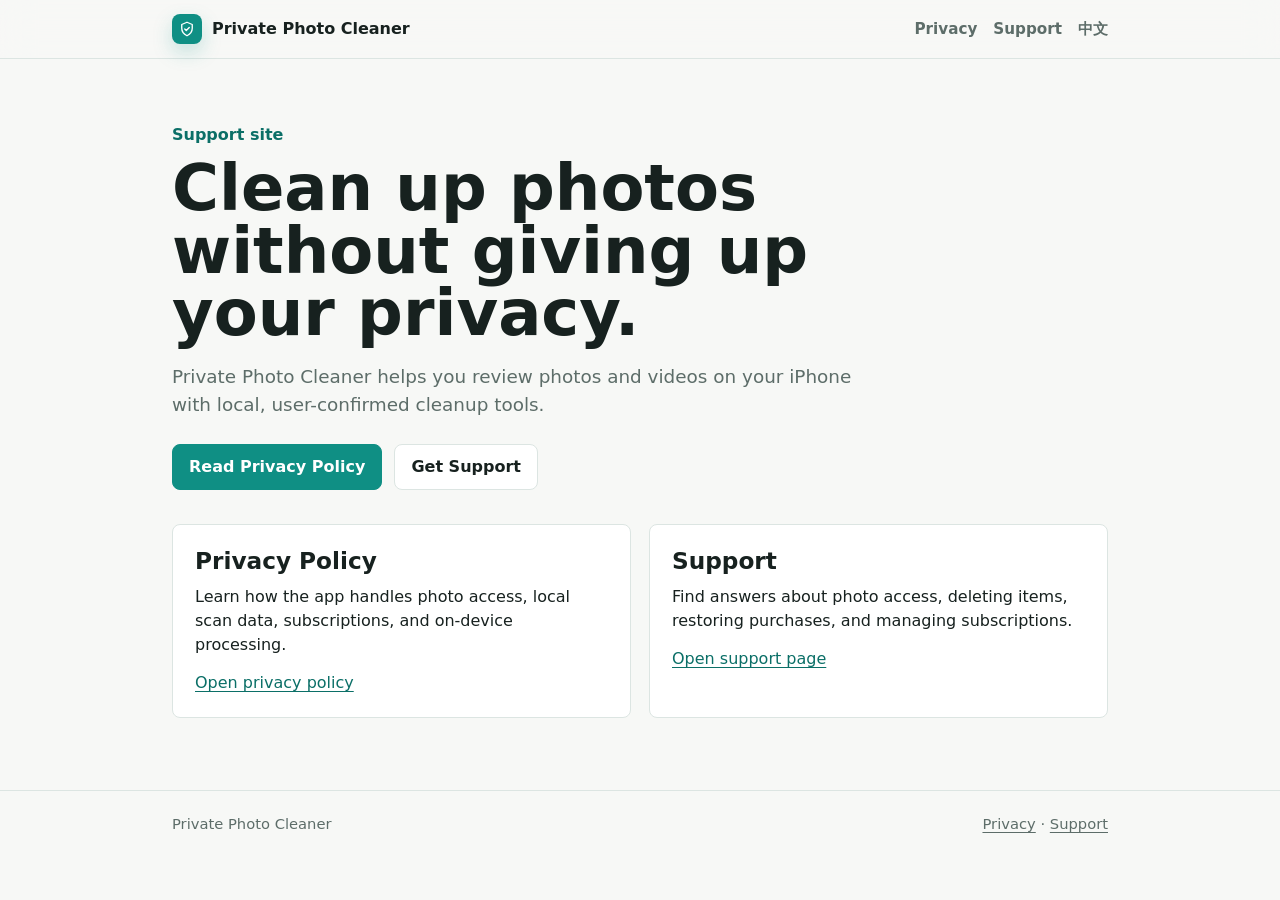
<file: index.html>
<!doctype html>
<html lang="en">
  <head>
    <meta charset="utf-8">
    <meta name="viewport" content="width=device-width, initial-scale=1">
    <title>Private Photo Cleaner</title>
    <meta name="description" content="Support and privacy information for Private Photo Cleaner.">
    <link rel="stylesheet" href="./assets/styles.css">
  </head>
  <body>
    <header class="site-header">
      <nav class="nav" aria-label="Main navigation">
        <a class="brand" href="./" aria-label="Private Photo Cleaner home">
          <span class="brand-mark" aria-hidden="true">
            <svg viewBox="0 0 24 24" fill="none" stroke="currentColor" stroke-width="1.8" stroke-linecap="round" stroke-linejoin="round">
              <path d="M12 3l7 3v5c0 5-3 8-7 10-4-2-7-5-7-10V6z"></path>
              <path d="M9 12l2 2 4-4"></path>
            </svg>
          </span>
          <span>Private Photo Cleaner</span>
        </a>
        <div class="nav-links">
          <a href="./privacy/">Privacy</a>
          <a href="./support/">Support</a>
          <a href="./zh/privacy/">中文</a>
        </div>
      </nav>
    </header>

    <main class="page">
      <section class="hero">
        <div>
          <p class="eyebrow">Support site</p>
          <h1>Clean up photos without giving up your privacy.</h1>
          <p class="lead">Private Photo Cleaner helps you review photos and videos on your iPhone with local, user-confirmed cleanup tools.</p>
          <div class="actions">
            <a class="button primary" href="./privacy/">Read Privacy Policy</a>
            <a class="button" href="./support/">Get Support</a>
          </div>
        </div>
      </section>

      <section class="grid" aria-label="Key pages">
        <article class="card">
          <h2>Privacy Policy</h2>
          <p>Learn how the app handles photo access, local scan data, subscriptions, and on-device processing.</p>
          <a href="./privacy/">Open privacy policy</a>
        </article>
        <article class="card">
          <h2>Support</h2>
          <p>Find answers about photo access, deleting items, restoring purchases, and managing subscriptions.</p>
          <a href="./support/">Open support page</a>
        </article>
      </section>
    </main>

    <footer class="site-footer">
      <div class="footer-inner">
        <span>Private Photo Cleaner</span>
        <span><a href="./privacy/">Privacy</a> · <a href="./support/">Support</a></span>
      </div>
    </footer>
  </body>
</html>
</file>
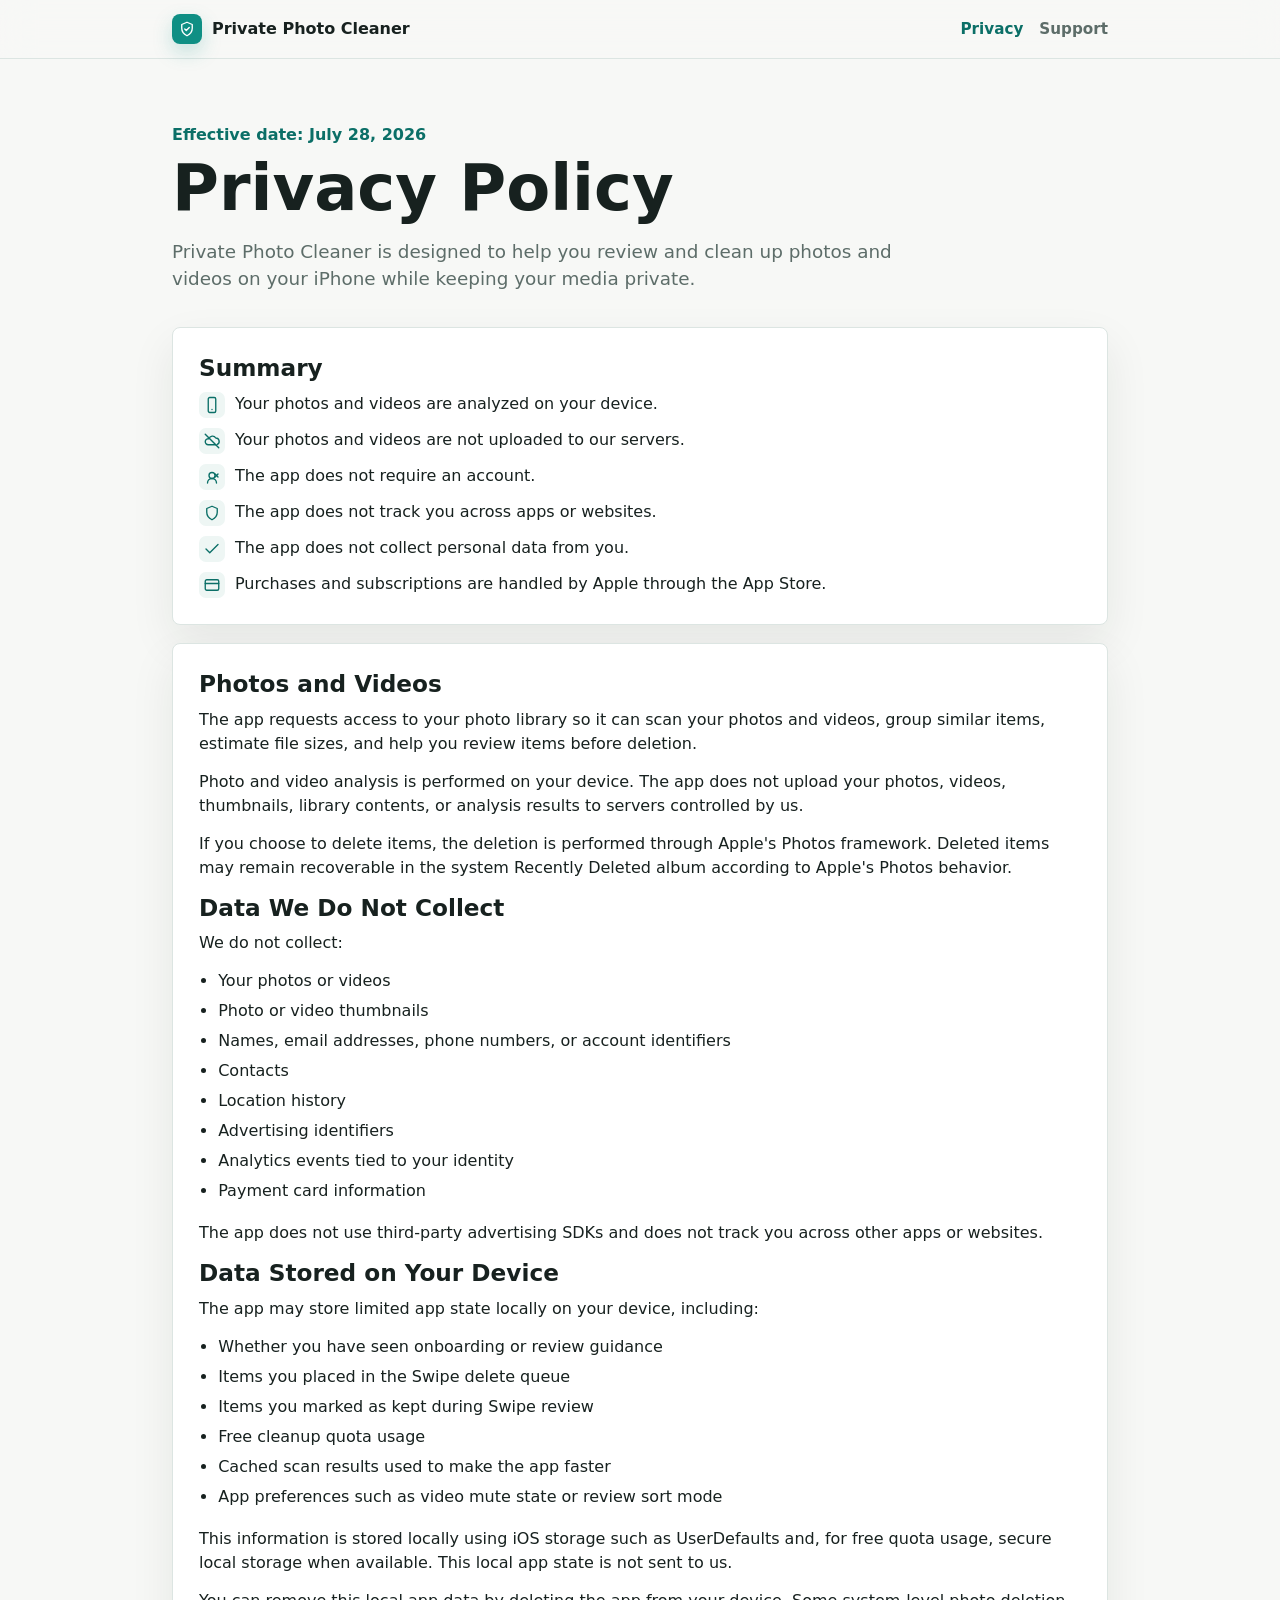
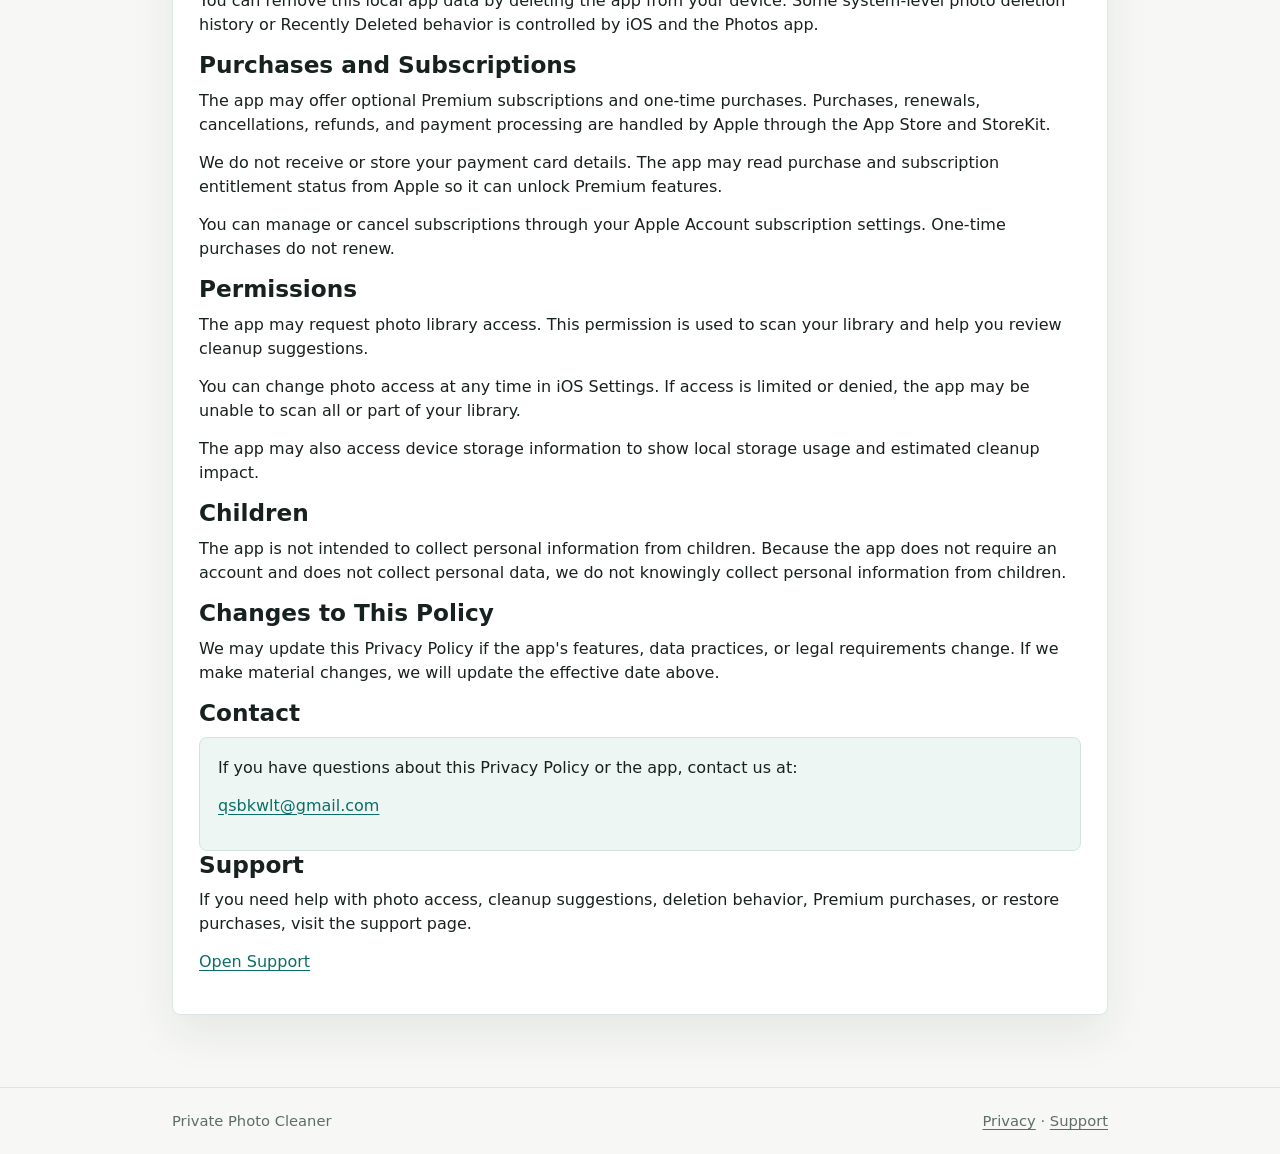
<file: privacy/index.html>
<!doctype html>
<html lang="en">
  <head>
    <meta charset="utf-8">
    <meta name="viewport" content="width=device-width, initial-scale=1">
    <title>Privacy Policy | Private Photo Cleaner</title>
    <meta name="description" content="Privacy Policy for Private Photo Cleaner.">
    <link rel="stylesheet" href="../assets/styles.css">
  </head>
  <body>
    <header class="site-header">
      <nav class="nav" aria-label="Main navigation">
        <a class="brand" href="../" aria-label="Private Photo Cleaner home">
          <span class="brand-mark" aria-hidden="true">
            <svg viewBox="0 0 24 24" fill="none" stroke="currentColor" stroke-width="1.8" stroke-linecap="round" stroke-linejoin="round">
              <path d="M12 3l7 3v5c0 5-3 8-7 10-4-2-7-5-7-10V6z"></path>
              <path d="M9 12l2 2 4-4"></path>
            </svg>
          </span>
          <span>Private Photo Cleaner</span>
        </a>
        <div class="nav-links">
          <a href="./" aria-current="page">Privacy</a>
          <a href="../support/">Support</a>
        </div>
      </nav>
    </header>

    <main class="page">
      <section class="hero">
        <div>
          <p class="eyebrow">Effective date: July 28, 2026</p>
          <h1>Privacy Policy</h1>
          <p class="lead">Private Photo Cleaner is designed to help you review and clean up photos and videos on your iPhone while keeping your media private.</p>
        </div>
      </section>

      <article class="content">
        <section class="panel" aria-labelledby="summary">
          <h2 id="summary">Summary</h2>
          <ul class="summary-list">
            <li><span class="icon" aria-hidden="true"><svg viewBox="0 0 24 24" fill="none" stroke="currentColor" stroke-width="1.8" stroke-linecap="round" stroke-linejoin="round"><path d="M12 18h.01"></path><rect x="7" y="2" width="10" height="20" rx="2"></rect></svg></span><span>Your photos and videos are analyzed on your device.</span></li>
            <li><span class="icon" aria-hidden="true"><svg viewBox="0 0 24 24" fill="none" stroke="currentColor" stroke-width="1.8" stroke-linecap="round" stroke-linejoin="round"><path d="M3 3l18 18"></path><path d="M17 17H7a4 4 0 1 1 .9-7.9A5 5 0 0 1 17 8a4.5 4.5 0 0 1 2.1 8.5"></path></svg></span><span>Your photos and videos are not uploaded to our servers.</span></li>
            <li><span class="icon" aria-hidden="true"><svg viewBox="0 0 24 24" fill="none" stroke="currentColor" stroke-width="1.8" stroke-linecap="round" stroke-linejoin="round"><path d="M18 20a6 6 0 0 0-12 0"></path><circle cx="12" cy="10" r="4"></circle><path d="M20 8l-4 4"></path><path d="M16 8l4 4"></path></svg></span><span>The app does not require an account.</span></li>
            <li><span class="icon" aria-hidden="true"><svg viewBox="0 0 24 24" fill="none" stroke="currentColor" stroke-width="1.8" stroke-linecap="round" stroke-linejoin="round"><path d="M12 3l7 3v5c0 5-3 8-7 10-4-2-7-5-7-10V6z"></path></svg></span><span>The app does not track you across apps or websites.</span></li>
            <li><span class="icon" aria-hidden="true"><svg viewBox="0 0 24 24" fill="none" stroke="currentColor" stroke-width="1.8" stroke-linecap="round" stroke-linejoin="round"><path d="M20 6L9 17l-5-5"></path></svg></span><span>The app does not collect personal data from you.</span></li>
            <li><span class="icon" aria-hidden="true"><svg viewBox="0 0 24 24" fill="none" stroke="currentColor" stroke-width="1.8" stroke-linecap="round" stroke-linejoin="round"><rect x="3" y="5" width="18" height="14" rx="2"></rect><path d="M3 10h18"></path></svg></span><span>Purchases and subscriptions are handled by Apple through the App Store.</span></li>
          </ul>
        </section>

        <section class="panel">
          <h2>Photos and Videos</h2>
          <p>The app requests access to your photo library so it can scan your photos and videos, group similar items, estimate file sizes, and help you review items before deletion.</p>
          <p>Photo and video analysis is performed on your device. The app does not upload your photos, videos, thumbnails, library contents, or analysis results to servers controlled by us.</p>
          <p>If you choose to delete items, the deletion is performed through Apple's Photos framework. Deleted items may remain recoverable in the system Recently Deleted album according to Apple's Photos behavior.</p>

          <h2>Data We Do Not Collect</h2>
          <p>We do not collect:</p>
          <ul>
            <li>Your photos or videos</li>
            <li>Photo or video thumbnails</li>
            <li>Names, email addresses, phone numbers, or account identifiers</li>
            <li>Contacts</li>
            <li>Location history</li>
            <li>Advertising identifiers</li>
            <li>Analytics events tied to your identity</li>
            <li>Payment card information</li>
          </ul>
          <p>The app does not use third-party advertising SDKs and does not track you across other apps or websites.</p>

          <h2>Data Stored on Your Device</h2>
          <p>The app may store limited app state locally on your device, including:</p>
          <ul>
            <li>Whether you have seen onboarding or review guidance</li>
            <li>Items you placed in the Swipe delete queue</li>
            <li>Items you marked as kept during Swipe review</li>
            <li>Free cleanup quota usage</li>
            <li>Cached scan results used to make the app faster</li>
            <li>App preferences such as video mute state or review sort mode</li>
          </ul>
          <p>This information is stored locally using iOS storage such as UserDefaults and, for free quota usage, secure local storage when available. This local app state is not sent to us.</p>
          <p>You can remove this local app data by deleting the app from your device. Some system-level photo deletion history or Recently Deleted behavior is controlled by iOS and the Photos app.</p>

          <h2>Purchases and Subscriptions</h2>
          <p>The app may offer optional Premium subscriptions and one-time purchases. Purchases, renewals, cancellations, refunds, and payment processing are handled by Apple through the App Store and StoreKit.</p>
          <p>We do not receive or store your payment card details. The app may read purchase and subscription entitlement status from Apple so it can unlock Premium features.</p>
          <p>You can manage or cancel subscriptions through your Apple Account subscription settings. One-time purchases do not renew.</p>

          <h2>Permissions</h2>
          <p>The app may request photo library access. This permission is used to scan your library and help you review cleanup suggestions.</p>
          <p>You can change photo access at any time in iOS Settings. If access is limited or denied, the app may be unable to scan all or part of your library.</p>
          <p>The app may also access device storage information to show local storage usage and estimated cleanup impact.</p>

          <h2>Children</h2>
          <p>The app is not intended to collect personal information from children. Because the app does not require an account and does not collect personal data, we do not knowingly collect personal information from children.</p>

          <h2>Changes to This Policy</h2>
          <p>We may update this Privacy Policy if the app's features, data practices, or legal requirements change. If we make material changes, we will update the effective date above.</p>

          <h2>Contact</h2>
          <div class="contact-box">
            <p>If you have questions about this Privacy Policy or the app, contact us at:</p>
            <p><a href="mailto:qsbkwlt@gmail.com">qsbkwlt@gmail.com</a></p>
          </div>

          <h2>Support</h2>
          <p>If you need help with photo access, cleanup suggestions, deletion behavior, Premium purchases, or restore purchases, visit the support page.</p>
          <p><a href="../support/">Open Support</a></p>
        </section>
      </article>
    </main>

    <footer class="site-footer">
      <div class="footer-inner">
        <span>Private Photo Cleaner</span>
        <span><a href="./">Privacy</a> · <a href="../support/">Support</a></span>
      </div>
    </footer>
  </body>
</html>
</file>
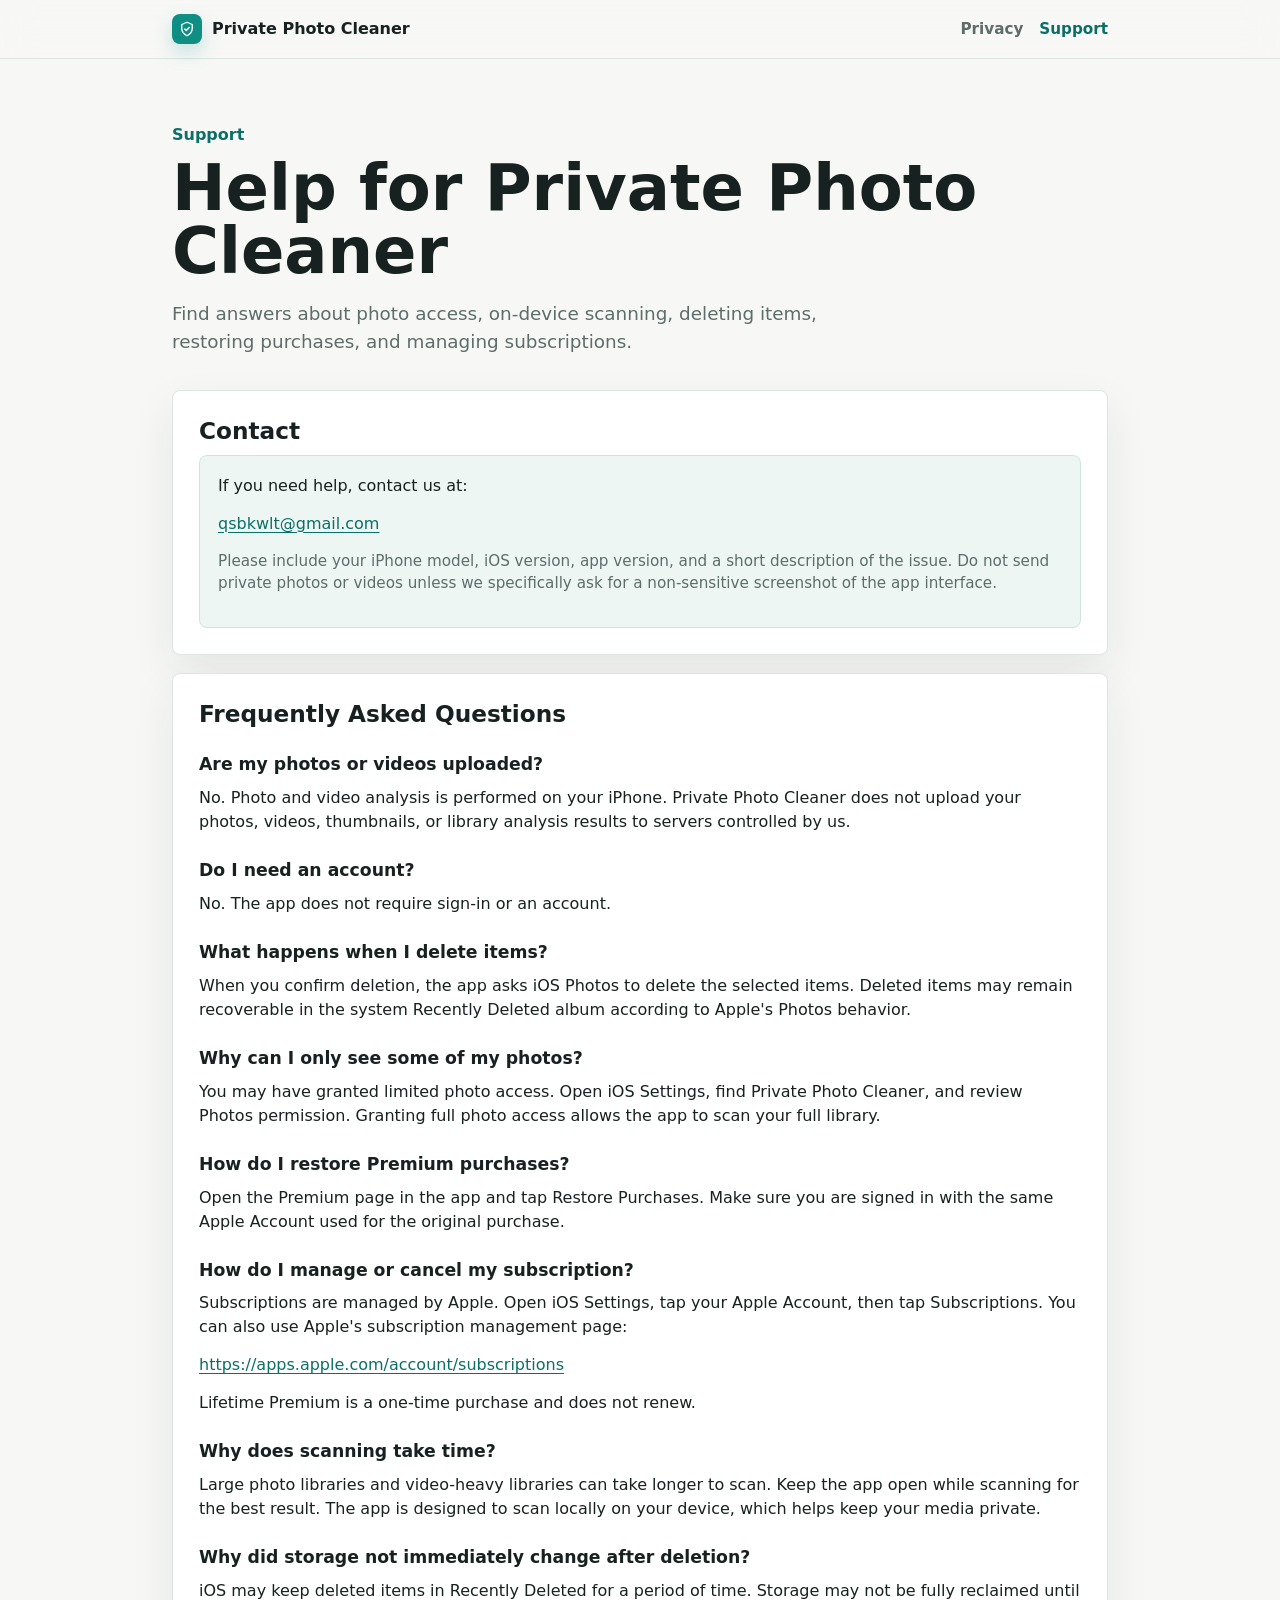
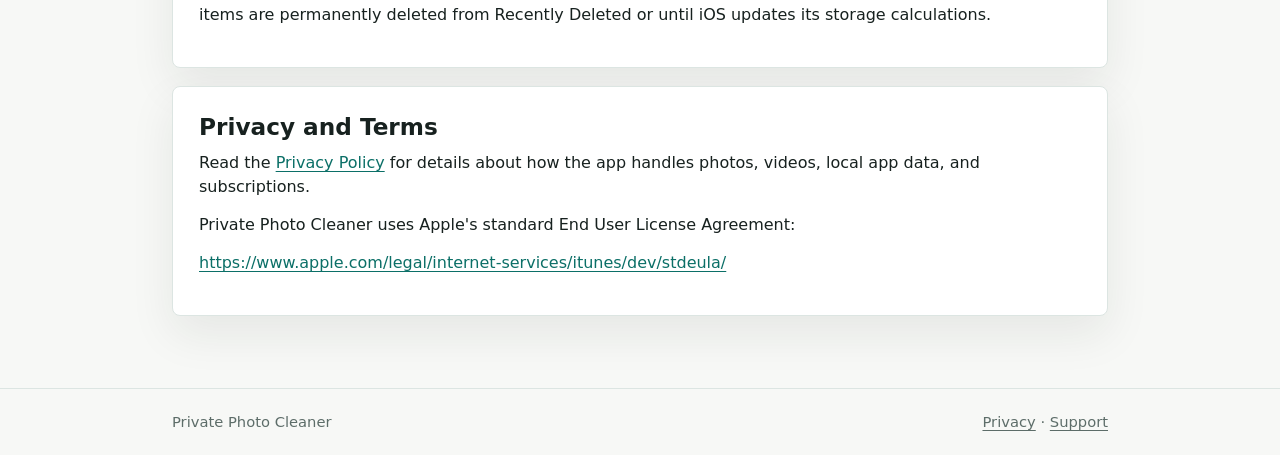
<file: support/index.html>
<!doctype html>
<html lang="en">
  <head>
    <meta charset="utf-8">
    <meta name="viewport" content="width=device-width, initial-scale=1">
    <title>Support | Private Photo Cleaner</title>
    <meta name="description" content="Support information and frequently asked questions for Private Photo Cleaner.">
    <link rel="stylesheet" href="../assets/styles.css">
  </head>
  <body>
    <header class="site-header">
      <nav class="nav" aria-label="Main navigation">
        <a class="brand" href="../" aria-label="Private Photo Cleaner home">
          <span class="brand-mark" aria-hidden="true">
            <svg viewBox="0 0 24 24" fill="none" stroke="currentColor" stroke-width="1.8" stroke-linecap="round" stroke-linejoin="round">
              <path d="M12 3l7 3v5c0 5-3 8-7 10-4-2-7-5-7-10V6z"></path>
              <path d="M9 12l2 2 4-4"></path>
            </svg>
          </span>
          <span>Private Photo Cleaner</span>
        </a>
        <div class="nav-links">
          <a href="../privacy/">Privacy</a>
          <a href="./" aria-current="page">Support</a>
        </div>
      </nav>
    </header>

    <main class="page">
      <section class="hero">
        <div>
          <p class="eyebrow">Support</p>
          <h1>Help for Private Photo Cleaner</h1>
          <p class="lead">Find answers about photo access, on-device scanning, deleting items, restoring purchases, and managing subscriptions.</p>
        </div>
      </section>

      <article class="content">
        <section class="panel">
          <h2>Contact</h2>
          <div class="contact-box">
            <p>If you need help, contact us at:</p>
            <p><a href="mailto:qsbkwlt@gmail.com">qsbkwlt@gmail.com</a></p>
            <p class="meta">Please include your iPhone model, iOS version, app version, and a short description of the issue. Do not send private photos or videos unless we specifically ask for a non-sensitive screenshot of the app interface.</p>
          </div>
        </section>

        <section class="panel">
          <h2>Frequently Asked Questions</h2>

          <h3>Are my photos or videos uploaded?</h3>
          <p>No. Photo and video analysis is performed on your iPhone. Private Photo Cleaner does not upload your photos, videos, thumbnails, or library analysis results to servers controlled by us.</p>

          <h3>Do I need an account?</h3>
          <p>No. The app does not require sign-in or an account.</p>

          <h3>What happens when I delete items?</h3>
          <p>When you confirm deletion, the app asks iOS Photos to delete the selected items. Deleted items may remain recoverable in the system Recently Deleted album according to Apple's Photos behavior.</p>

          <h3>Why can I only see some of my photos?</h3>
          <p>You may have granted limited photo access. Open iOS Settings, find Private Photo Cleaner, and review Photos permission. Granting full photo access allows the app to scan your full library.</p>

          <h3>How do I restore Premium purchases?</h3>
          <p>Open the Premium page in the app and tap Restore Purchases. Make sure you are signed in with the same Apple Account used for the original purchase.</p>

          <h3>How do I manage or cancel my subscription?</h3>
          <p>Subscriptions are managed by Apple. Open iOS Settings, tap your Apple Account, then tap Subscriptions. You can also use Apple's subscription management page:</p>
          <p><a href="https://apps.apple.com/account/subscriptions">https://apps.apple.com/account/subscriptions</a></p>
          <p>Lifetime Premium is a one-time purchase and does not renew.</p>

          <h3>Why does scanning take time?</h3>
          <p>Large photo libraries and video-heavy libraries can take longer to scan. Keep the app open while scanning for the best result. The app is designed to scan locally on your device, which helps keep your media private.</p>

          <h3>Why did storage not immediately change after deletion?</h3>
          <p>iOS may keep deleted items in Recently Deleted for a period of time. Storage may not be fully reclaimed until items are permanently deleted from Recently Deleted or until iOS updates its storage calculations.</p>
        </section>

        <section class="panel">
          <h2>Privacy and Terms</h2>
          <p>Read the <a href="../privacy/">Privacy Policy</a> for details about how the app handles photos, videos, local app data, and subscriptions.</p>
          <p>Private Photo Cleaner uses Apple's standard End User License Agreement:</p>
          <p><a href="https://www.apple.com/legal/internet-services/itunes/dev/stdeula/">https://www.apple.com/legal/internet-services/itunes/dev/stdeula/</a></p>
        </section>
      </article>
    </main>

    <footer class="site-footer">
      <div class="footer-inner">
        <span>Private Photo Cleaner</span>
        <span><a href="../privacy/">Privacy</a> · <a href="./">Support</a></span>
      </div>
    </footer>
  </body>
</html>
</file>
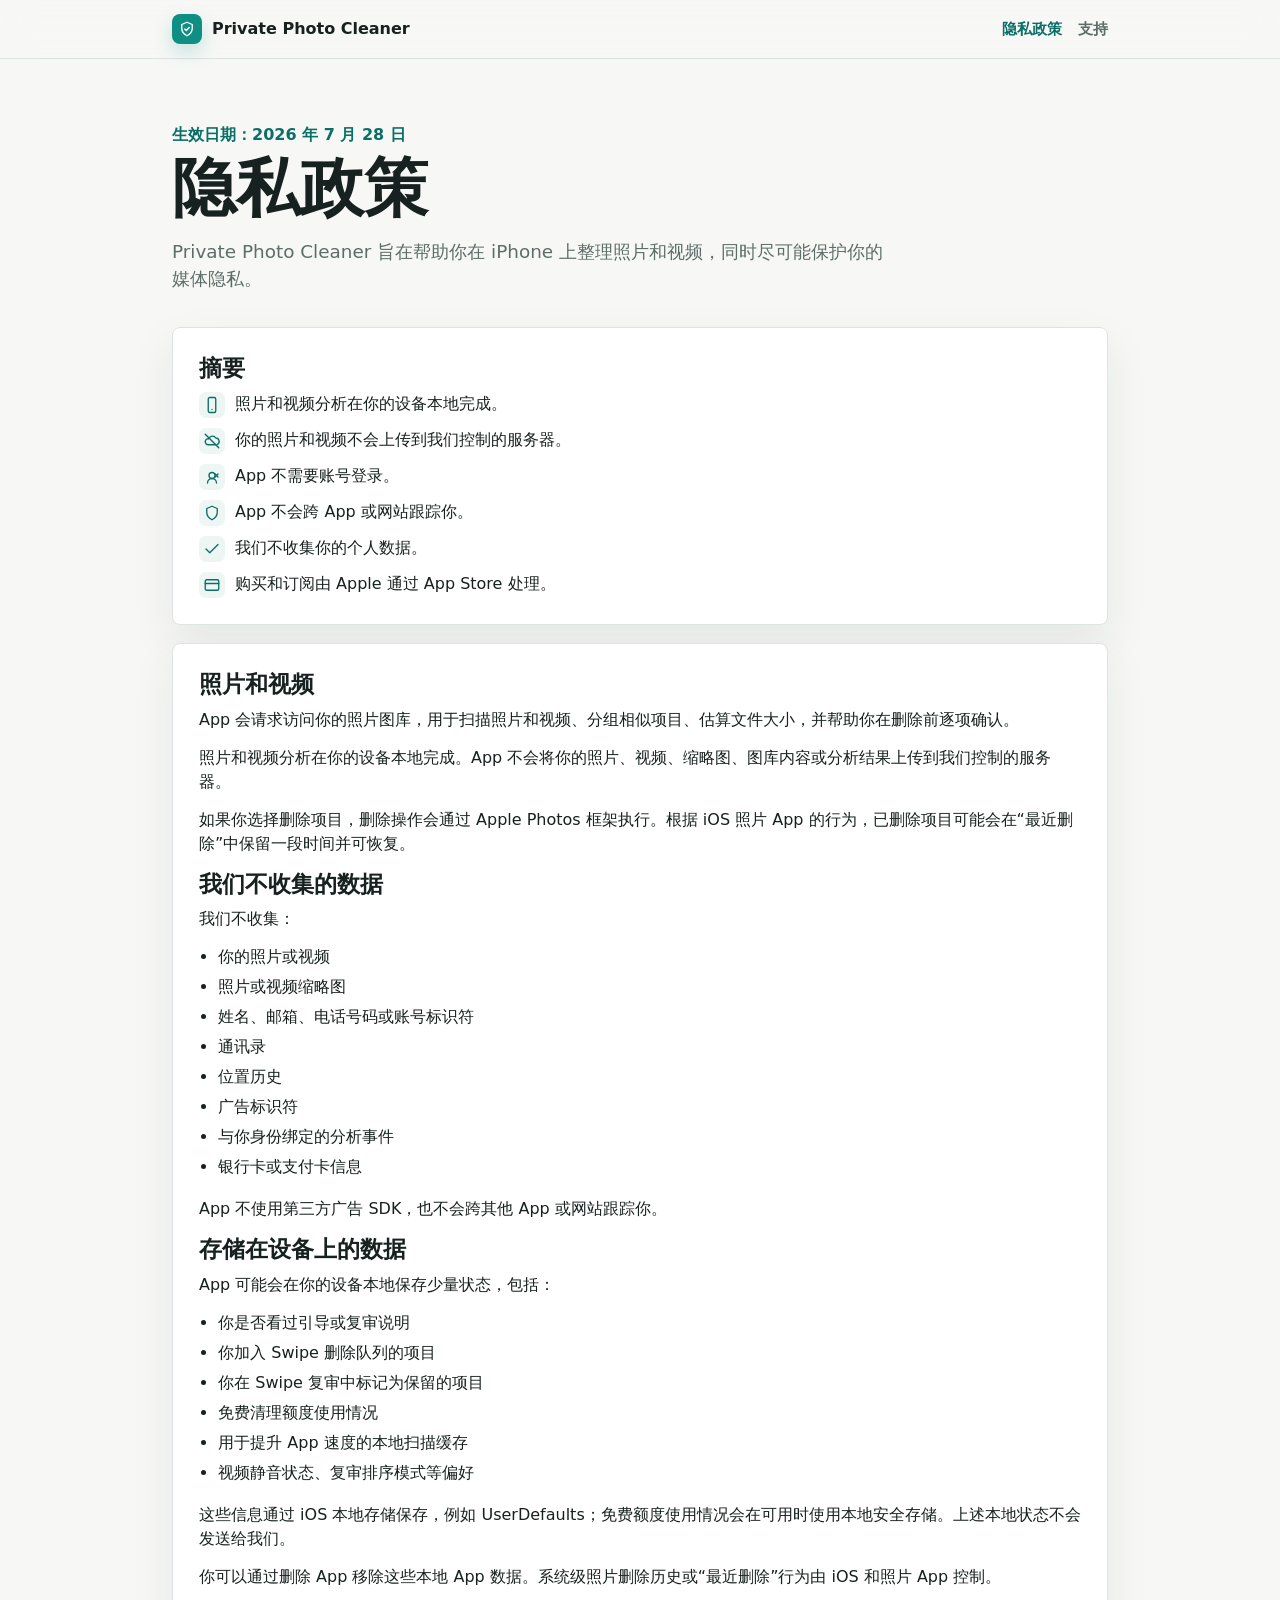
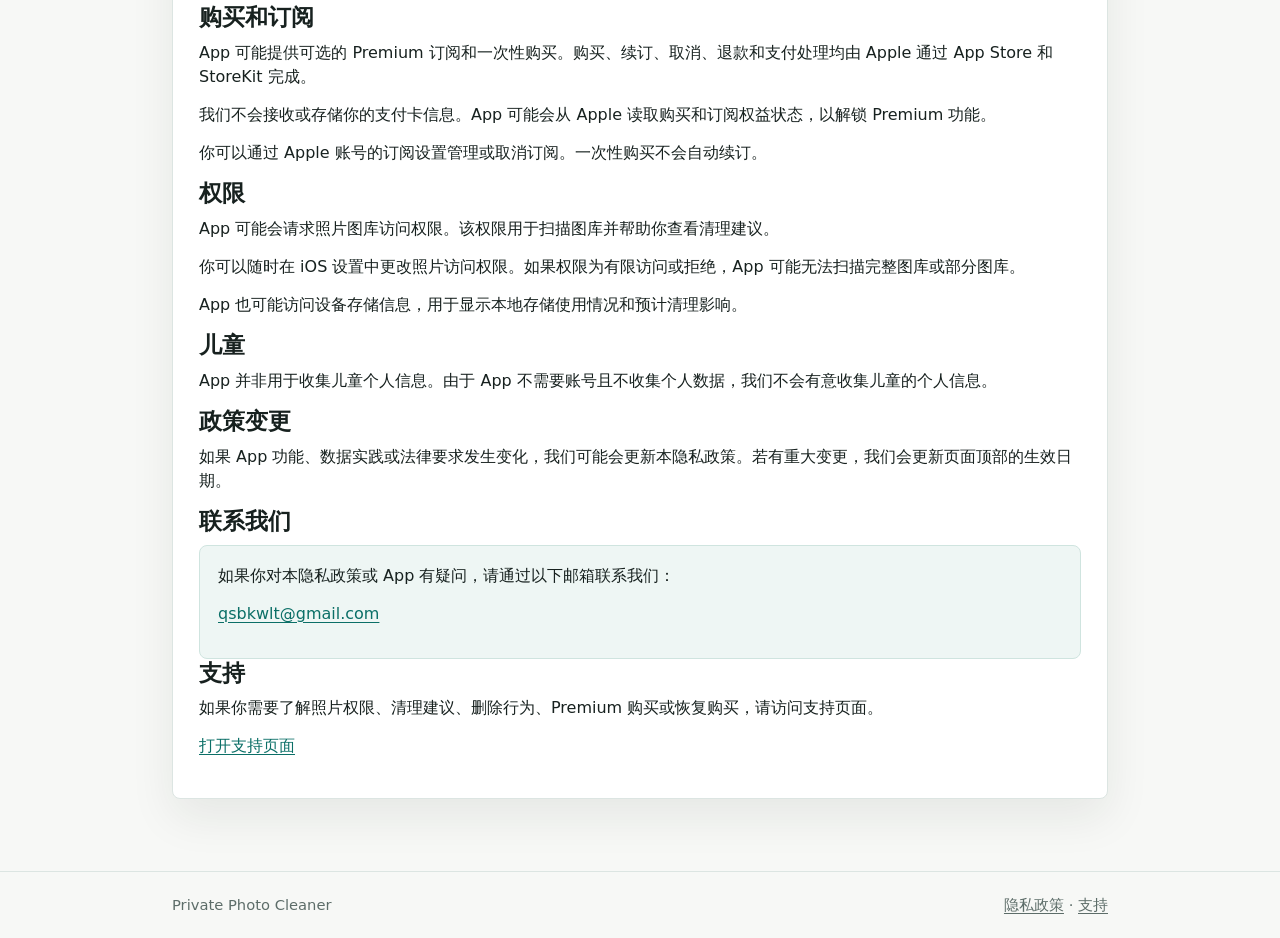
<file: zh/privacy/index.html>
<!doctype html>
<html lang="zh-Hans">
  <head>
    <meta charset="utf-8">
    <meta name="viewport" content="width=device-width, initial-scale=1">
    <title>隐私政策 | Private Photo Cleaner</title>
    <meta name="description" content="Private Photo Cleaner 隐私政策。">
    <link rel="stylesheet" href="../../assets/styles.css">
  </head>
  <body>
    <header class="site-header">
      <nav class="nav" aria-label="Main navigation">
        <a class="brand" href="../../" aria-label="Private Photo Cleaner home">
          <span class="brand-mark" aria-hidden="true">
            <svg viewBox="0 0 24 24" fill="none" stroke="currentColor" stroke-width="1.8" stroke-linecap="round" stroke-linejoin="round">
              <path d="M12 3l7 3v5c0 5-3 8-7 10-4-2-7-5-7-10V6z"></path>
              <path d="M9 12l2 2 4-4"></path>
            </svg>
          </span>
          <span>Private Photo Cleaner</span>
        </a>
        <div class="nav-links">
          <a href="./" aria-current="page">隐私政策</a>
          <a href="../support/">支持</a>
        </div>
      </nav>
    </header>

    <main class="page">
      <section class="hero">
        <div>
          <p class="eyebrow">生效日期：2026 年 7 月 28 日</p>
          <h1>隐私政策</h1>
          <p class="lead">Private Photo Cleaner 旨在帮助你在 iPhone 上整理照片和视频，同时尽可能保护你的媒体隐私。</p>
        </div>
      </section>

      <article class="content">
        <section class="panel" aria-labelledby="summary">
          <h2 id="summary">摘要</h2>
          <ul class="summary-list">
            <li><span class="icon" aria-hidden="true"><svg viewBox="0 0 24 24" fill="none" stroke="currentColor" stroke-width="1.8" stroke-linecap="round" stroke-linejoin="round"><path d="M12 18h.01"></path><rect x="7" y="2" width="10" height="20" rx="2"></rect></svg></span><span>照片和视频分析在你的设备本地完成。</span></li>
            <li><span class="icon" aria-hidden="true"><svg viewBox="0 0 24 24" fill="none" stroke="currentColor" stroke-width="1.8" stroke-linecap="round" stroke-linejoin="round"><path d="M3 3l18 18"></path><path d="M17 17H7a4 4 0 1 1 .9-7.9A5 5 0 0 1 17 8a4.5 4.5 0 0 1 2.1 8.5"></path></svg></span><span>你的照片和视频不会上传到我们控制的服务器。</span></li>
            <li><span class="icon" aria-hidden="true"><svg viewBox="0 0 24 24" fill="none" stroke="currentColor" stroke-width="1.8" stroke-linecap="round" stroke-linejoin="round"><path d="M18 20a6 6 0 0 0-12 0"></path><circle cx="12" cy="10" r="4"></circle><path d="M20 8l-4 4"></path><path d="M16 8l4 4"></path></svg></span><span>App 不需要账号登录。</span></li>
            <li><span class="icon" aria-hidden="true"><svg viewBox="0 0 24 24" fill="none" stroke="currentColor" stroke-width="1.8" stroke-linecap="round" stroke-linejoin="round"><path d="M12 3l7 3v5c0 5-3 8-7 10-4-2-7-5-7-10V6z"></path></svg></span><span>App 不会跨 App 或网站跟踪你。</span></li>
            <li><span class="icon" aria-hidden="true"><svg viewBox="0 0 24 24" fill="none" stroke="currentColor" stroke-width="1.8" stroke-linecap="round" stroke-linejoin="round"><path d="M20 6L9 17l-5-5"></path></svg></span><span>我们不收集你的个人数据。</span></li>
            <li><span class="icon" aria-hidden="true"><svg viewBox="0 0 24 24" fill="none" stroke="currentColor" stroke-width="1.8" stroke-linecap="round" stroke-linejoin="round"><rect x="3" y="5" width="18" height="14" rx="2"></rect><path d="M3 10h18"></path></svg></span><span>购买和订阅由 Apple 通过 App Store 处理。</span></li>
          </ul>
        </section>

        <section class="panel">
          <h2>照片和视频</h2>
          <p>App 会请求访问你的照片图库，用于扫描照片和视频、分组相似项目、估算文件大小，并帮助你在删除前逐项确认。</p>
          <p>照片和视频分析在你的设备本地完成。App 不会将你的照片、视频、缩略图、图库内容或分析结果上传到我们控制的服务器。</p>
          <p>如果你选择删除项目，删除操作会通过 Apple Photos 框架执行。根据 iOS 照片 App 的行为，已删除项目可能会在“最近删除”中保留一段时间并可恢复。</p>

          <h2>我们不收集的数据</h2>
          <p>我们不收集：</p>
          <ul>
            <li>你的照片或视频</li>
            <li>照片或视频缩略图</li>
            <li>姓名、邮箱、电话号码或账号标识符</li>
            <li>通讯录</li>
            <li>位置历史</li>
            <li>广告标识符</li>
            <li>与你身份绑定的分析事件</li>
            <li>银行卡或支付卡信息</li>
          </ul>
          <p>App 不使用第三方广告 SDK，也不会跨其他 App 或网站跟踪你。</p>

          <h2>存储在设备上的数据</h2>
          <p>App 可能会在你的设备本地保存少量状态，包括：</p>
          <ul>
            <li>你是否看过引导或复审说明</li>
            <li>你加入 Swipe 删除队列的项目</li>
            <li>你在 Swipe 复审中标记为保留的项目</li>
            <li>免费清理额度使用情况</li>
            <li>用于提升 App 速度的本地扫描缓存</li>
            <li>视频静音状态、复审排序模式等偏好</li>
          </ul>
          <p>这些信息通过 iOS 本地存储保存，例如 UserDefaults；免费额度使用情况会在可用时使用本地安全存储。上述本地状态不会发送给我们。</p>
          <p>你可以通过删除 App 移除这些本地 App 数据。系统级照片删除历史或“最近删除”行为由 iOS 和照片 App 控制。</p>

          <h2>购买和订阅</h2>
          <p>App 可能提供可选的 Premium 订阅和一次性购买。购买、续订、取消、退款和支付处理均由 Apple 通过 App Store 和 StoreKit 完成。</p>
          <p>我们不会接收或存储你的支付卡信息。App 可能会从 Apple 读取购买和订阅权益状态，以解锁 Premium 功能。</p>
          <p>你可以通过 Apple 账号的订阅设置管理或取消订阅。一次性购买不会自动续订。</p>

          <h2>权限</h2>
          <p>App 可能会请求照片图库访问权限。该权限用于扫描图库并帮助你查看清理建议。</p>
          <p>你可以随时在 iOS 设置中更改照片访问权限。如果权限为有限访问或拒绝，App 可能无法扫描完整图库或部分图库。</p>
          <p>App 也可能访问设备存储信息，用于显示本地存储使用情况和预计清理影响。</p>

          <h2>儿童</h2>
          <p>App 并非用于收集儿童个人信息。由于 App 不需要账号且不收集个人数据，我们不会有意收集儿童的个人信息。</p>

          <h2>政策变更</h2>
          <p>如果 App 功能、数据实践或法律要求发生变化，我们可能会更新本隐私政策。若有重大变更，我们会更新页面顶部的生效日期。</p>

          <h2>联系我们</h2>
          <div class="contact-box">
            <p>如果你对本隐私政策或 App 有疑问，请通过以下邮箱联系我们：</p>
            <p><a href="mailto:qsbkwlt@gmail.com">qsbkwlt@gmail.com</a></p>
          </div>

          <h2>支持</h2>
          <p>如果你需要了解照片权限、清理建议、删除行为、Premium 购买或恢复购买，请访问支持页面。</p>
          <p><a href="../support/">打开支持页面</a></p>
        </section>
      </article>
    </main>

    <footer class="site-footer">
      <div class="footer-inner">
        <span>Private Photo Cleaner</span>
        <span><a href="./">隐私政策</a> · <a href="../support/">支持</a></span>
      </div>
    </footer>
  </body>
</html>
</file>
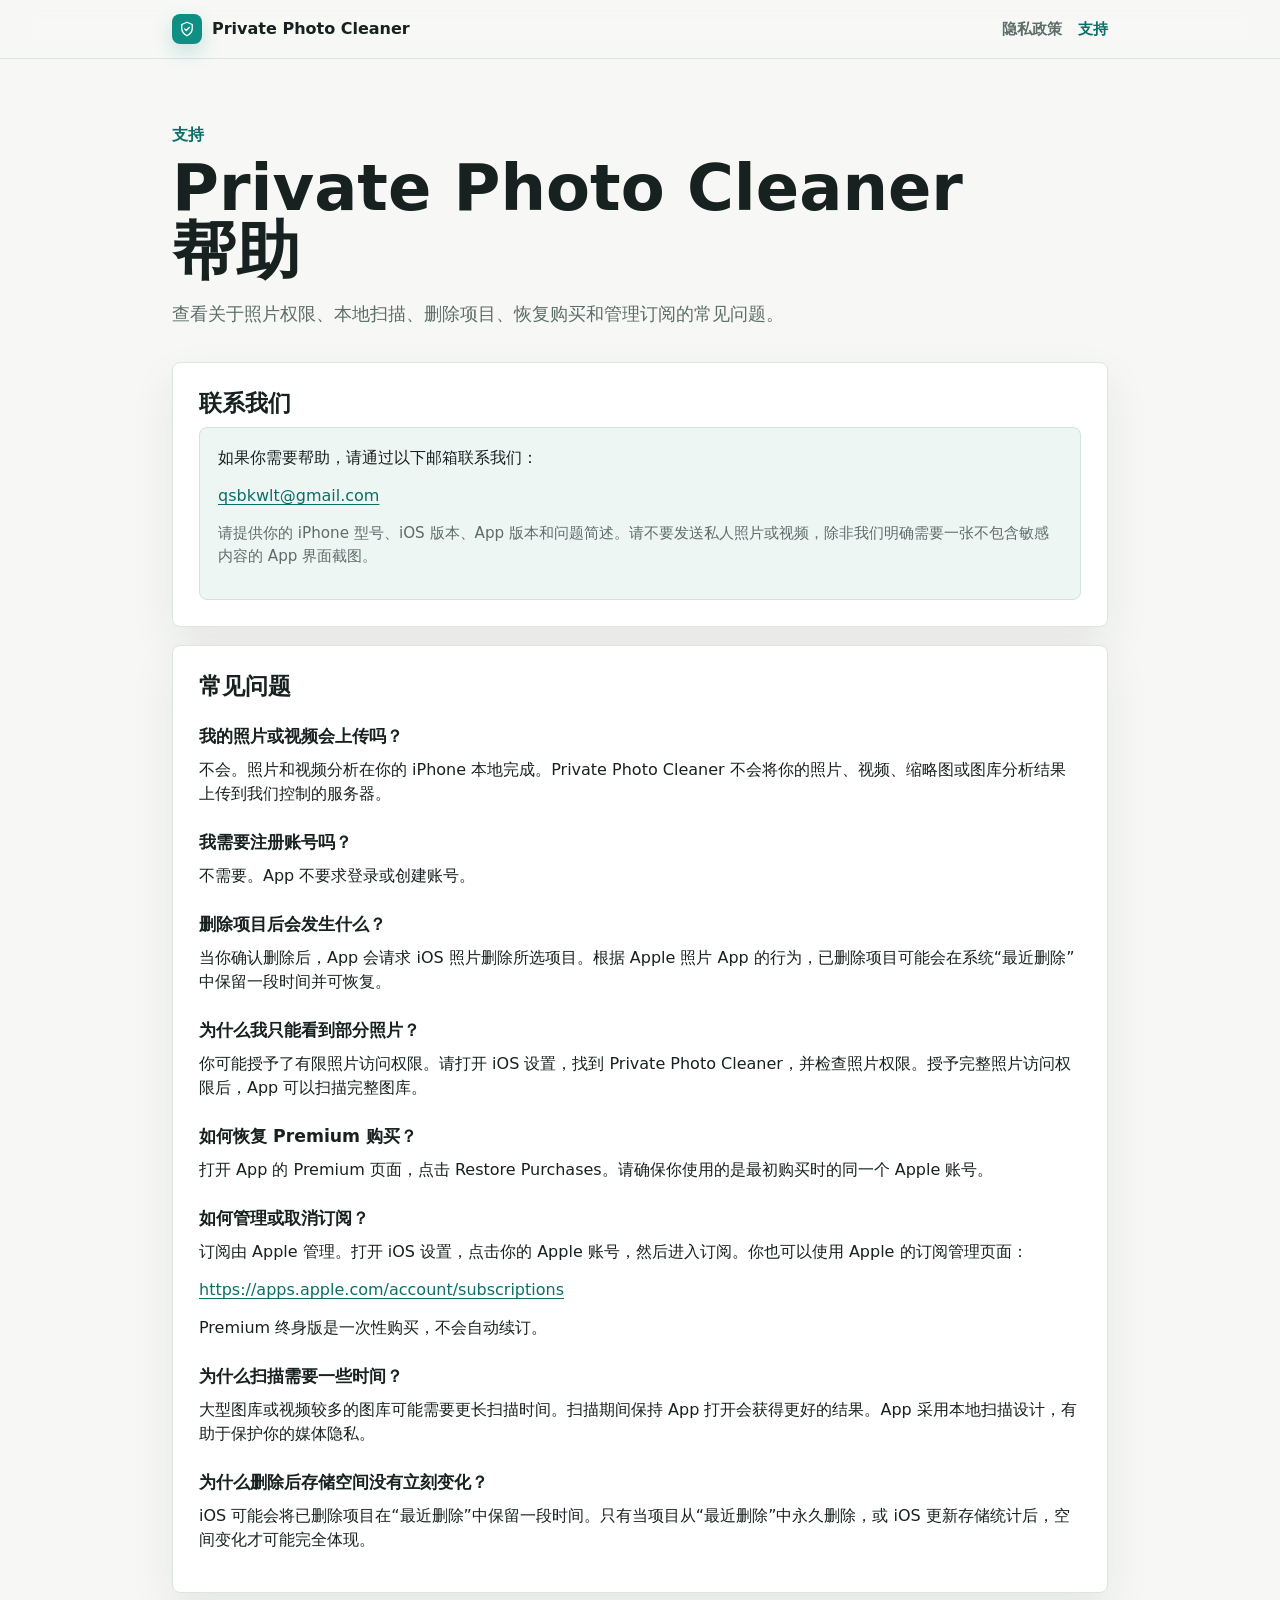
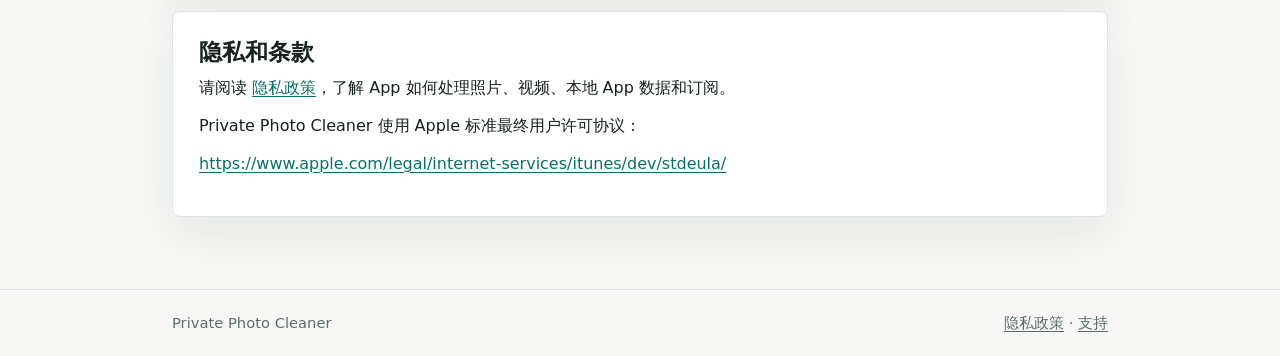
<file: zh/support/index.html>
<!doctype html>
<html lang="zh-Hans">
  <head>
    <meta charset="utf-8">
    <meta name="viewport" content="width=device-width, initial-scale=1">
    <title>支持 | Private Photo Cleaner</title>
    <meta name="description" content="Private Photo Cleaner 支持信息和常见问题。">
    <link rel="stylesheet" href="../../assets/styles.css">
  </head>
  <body>
    <header class="site-header">
      <nav class="nav" aria-label="Main navigation">
        <a class="brand" href="../../" aria-label="Private Photo Cleaner home">
          <span class="brand-mark" aria-hidden="true">
            <svg viewBox="0 0 24 24" fill="none" stroke="currentColor" stroke-width="1.8" stroke-linecap="round" stroke-linejoin="round">
              <path d="M12 3l7 3v5c0 5-3 8-7 10-4-2-7-5-7-10V6z"></path>
              <path d="M9 12l2 2 4-4"></path>
            </svg>
          </span>
          <span>Private Photo Cleaner</span>
        </a>
        <div class="nav-links">
          <a href="../privacy/">隐私政策</a>
          <a href="./" aria-current="page">支持</a>
        </div>
      </nav>
    </header>

    <main class="page">
      <section class="hero">
        <div>
          <p class="eyebrow">支持</p>
          <h1>Private Photo Cleaner 帮助</h1>
          <p class="lead">查看关于照片权限、本地扫描、删除项目、恢复购买和管理订阅的常见问题。</p>
        </div>
      </section>

      <article class="content">
        <section class="panel">
          <h2>联系我们</h2>
          <div class="contact-box">
            <p>如果你需要帮助，请通过以下邮箱联系我们：</p>
            <p><a href="mailto:qsbkwlt@gmail.com">qsbkwlt@gmail.com</a></p>
            <p class="meta">请提供你的 iPhone 型号、iOS 版本、App 版本和问题简述。请不要发送私人照片或视频，除非我们明确需要一张不包含敏感内容的 App 界面截图。</p>
          </div>
        </section>

        <section class="panel">
          <h2>常见问题</h2>

          <h3>我的照片或视频会上传吗？</h3>
          <p>不会。照片和视频分析在你的 iPhone 本地完成。Private Photo Cleaner 不会将你的照片、视频、缩略图或图库分析结果上传到我们控制的服务器。</p>

          <h3>我需要注册账号吗？</h3>
          <p>不需要。App 不要求登录或创建账号。</p>

          <h3>删除项目后会发生什么？</h3>
          <p>当你确认删除后，App 会请求 iOS 照片删除所选项目。根据 Apple 照片 App 的行为，已删除项目可能会在系统“最近删除”中保留一段时间并可恢复。</p>

          <h3>为什么我只能看到部分照片？</h3>
          <p>你可能授予了有限照片访问权限。请打开 iOS 设置，找到 Private Photo Cleaner，并检查照片权限。授予完整照片访问权限后，App 可以扫描完整图库。</p>

          <h3>如何恢复 Premium 购买？</h3>
          <p>打开 App 的 Premium 页面，点击 Restore Purchases。请确保你使用的是最初购买时的同一个 Apple 账号。</p>

          <h3>如何管理或取消订阅？</h3>
          <p>订阅由 Apple 管理。打开 iOS 设置，点击你的 Apple 账号，然后进入订阅。你也可以使用 Apple 的订阅管理页面：</p>
          <p><a href="https://apps.apple.com/account/subscriptions">https://apps.apple.com/account/subscriptions</a></p>
          <p>Premium 终身版是一次性购买，不会自动续订。</p>

          <h3>为什么扫描需要一些时间？</h3>
          <p>大型图库或视频较多的图库可能需要更长扫描时间。扫描期间保持 App 打开会获得更好的结果。App 采用本地扫描设计，有助于保护你的媒体隐私。</p>

          <h3>为什么删除后存储空间没有立刻变化？</h3>
          <p>iOS 可能会将已删除项目在“最近删除”中保留一段时间。只有当项目从“最近删除”中永久删除，或 iOS 更新存储统计后，空间变化才可能完全体现。</p>
        </section>

        <section class="panel">
          <h2>隐私和条款</h2>
          <p>请阅读 <a href="../privacy/">隐私政策</a>，了解 App 如何处理照片、视频、本地 App 数据和订阅。</p>
          <p>Private Photo Cleaner 使用 Apple 标准最终用户许可协议：</p>
          <p><a href="https://www.apple.com/legal/internet-services/itunes/dev/stdeula/">https://www.apple.com/legal/internet-services/itunes/dev/stdeula/</a></p>
        </section>
      </article>
    </main>

    <footer class="site-footer">
      <div class="footer-inner">
        <span>Private Photo Cleaner</span>
        <span><a href="../privacy/">隐私政策</a> · <a href="./">支持</a></span>
      </div>
    </footer>
  </body>
</html>
</file>
<file: assets/styles.css>
:root {
  color-scheme: light;
  --bg: #f7f8f6;
  --surface: #ffffff;
  --surface-soft: #eef6f4;
  --text: #17211f;
  --muted: #5d6d69;
  --line: #dce5e2;
  --accent: #0f8f84;
  --accent-dark: #0b6f67;
  --shadow: 0 18px 45px rgba(23, 33, 31, 0.08);
}

* {
  box-sizing: border-box;
}

html {
  font-family: Inter, ui-sans-serif, system-ui, -apple-system, BlinkMacSystemFont, "Segoe UI", sans-serif;
  line-height: 1.5;
  background: var(--bg);
  color: var(--text);
}

body {
  margin: 0;
  min-width: 320px;
}

a {
  color: var(--accent-dark);
  text-decoration-thickness: 0.08em;
  text-underline-offset: 0.18em;
}

a:hover {
  color: var(--accent);
}

.site-header {
  border-bottom: 1px solid var(--line);
  background: rgba(247, 248, 246, 0.88);
  backdrop-filter: blur(16px);
  position: sticky;
  top: 0;
  z-index: 10;
}

.nav {
  max-width: 980px;
  margin: 0 auto;
  padding: 14px 22px;
  display: flex;
  align-items: center;
  justify-content: space-between;
  gap: 18px;
}

.brand {
  display: inline-flex;
  align-items: center;
  gap: 10px;
  color: var(--text);
  font-weight: 700;
  text-decoration: none;
}

.brand-mark {
  width: 30px;
  height: 30px;
  border-radius: 8px;
  display: inline-grid;
  place-items: center;
  background: var(--accent);
  color: #ffffff;
  box-shadow: 0 8px 20px rgba(15, 143, 132, 0.22);
}

.brand-mark svg,
.icon svg {
  display: block;
  width: 18px;
  height: 18px;
}

.nav-links {
  display: flex;
  align-items: center;
  gap: 16px;
  flex-wrap: wrap;
  justify-content: flex-end;
  font-size: 0.95rem;
  font-weight: 600;
}

.nav-links a {
  color: var(--muted);
  text-decoration: none;
}

.nav-links a[aria-current="page"],
.nav-links a:hover {
  color: var(--accent-dark);
}

.page {
  max-width: 980px;
  margin: 0 auto;
  padding: 54px 22px 72px;
}

.hero {
  display: grid;
  grid-template-columns: minmax(0, 1fr);
  gap: 22px;
  padding: 10px 0 34px;
}

.eyebrow {
  color: var(--accent-dark);
  font-weight: 750;
  letter-spacing: 0;
  margin: 0 0 10px;
}

h1 {
  font-size: clamp(2.35rem, 5vw, 4.4rem);
  line-height: 0.98;
  letter-spacing: 0;
  margin: 0;
  max-width: 820px;
}

.lead {
  max-width: 720px;
  margin: 18px 0 0;
  color: var(--muted);
  font-size: 1.15rem;
}

.actions {
  display: flex;
  flex-wrap: wrap;
  gap: 12px;
  margin-top: 26px;
}

.button {
  display: inline-flex;
  align-items: center;
  justify-content: center;
  min-height: 44px;
  padding: 10px 16px;
  border: 1px solid var(--line);
  border-radius: 8px;
  background: var(--surface);
  color: var(--text);
  font-weight: 700;
  text-decoration: none;
}

.button.primary {
  border-color: var(--accent);
  background: var(--accent);
  color: #ffffff;
}

.button:hover {
  transform: translateY(-1px);
}

.content {
  display: grid;
  grid-template-columns: minmax(0, 1fr);
  gap: 18px;
}

.panel {
  background: var(--surface);
  border: 1px solid var(--line);
  border-radius: 8px;
  box-shadow: var(--shadow);
  padding: 26px;
}

.grid {
  display: grid;
  grid-template-columns: repeat(2, minmax(0, 1fr));
  gap: 18px;
}

.card {
  background: var(--surface);
  border: 1px solid var(--line);
  border-radius: 8px;
  padding: 22px;
}

.card h2,
.panel h2 {
  margin-top: 0;
}

h2 {
  font-size: 1.45rem;
  line-height: 1.2;
  letter-spacing: 0;
  margin: 34px 0 10px;
}

h3 {
  font-size: 1.08rem;
  margin: 24px 0 8px;
}

p {
  margin: 0 0 14px;
}

ul {
  margin: 10px 0 18px;
  padding-left: 1.2rem;
}

li {
  margin: 6px 0;
}

.summary-list {
  list-style: none;
  padding: 0;
  margin: 0;
  display: grid;
  gap: 10px;
}

.summary-list li {
  display: flex;
  gap: 10px;
  align-items: flex-start;
  margin: 0;
}

.icon {
  flex: 0 0 26px;
  width: 26px;
  height: 26px;
  border-radius: 7px;
  display: inline-grid;
  place-items: center;
  background: var(--surface-soft);
  color: var(--accent-dark);
}

.meta {
  color: var(--muted);
  font-size: 0.95rem;
}

.contact-box {
  background: var(--surface-soft);
  border: 1px solid #cfe4df;
  border-radius: 8px;
  padding: 18px;
}

.site-footer {
  border-top: 1px solid var(--line);
  color: var(--muted);
  font-size: 0.92rem;
}

.footer-inner {
  max-width: 980px;
  margin: 0 auto;
  padding: 22px;
  display: flex;
  justify-content: space-between;
  gap: 14px;
  flex-wrap: wrap;
}

.footer-inner a {
  color: var(--muted);
}

@media (max-width: 720px) {
  .nav {
    align-items: flex-start;
    flex-direction: column;
  }

  .nav-links {
    justify-content: flex-start;
  }

  .page {
    padding-top: 38px;
  }

  .grid {
    grid-template-columns: 1fr;
  }

  .panel,
  .card {
    padding: 20px;
  }
}
</file>
